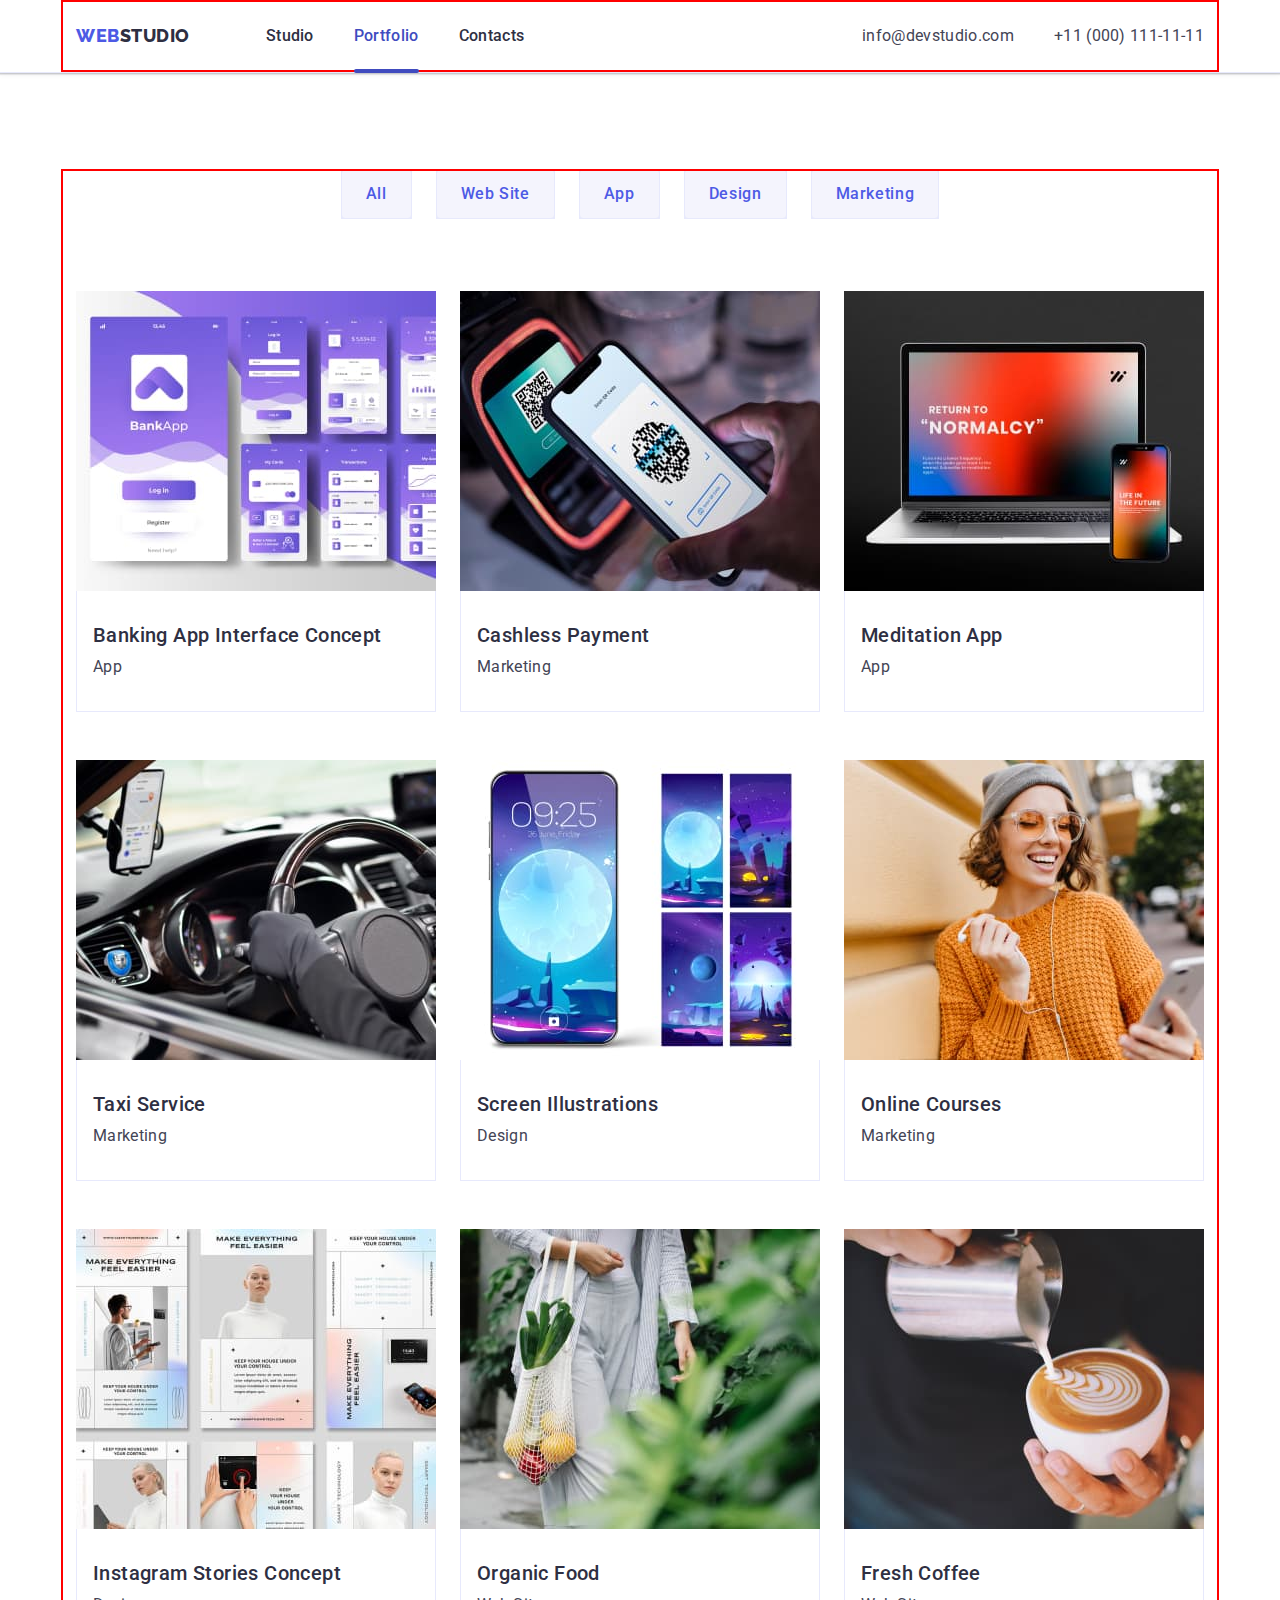
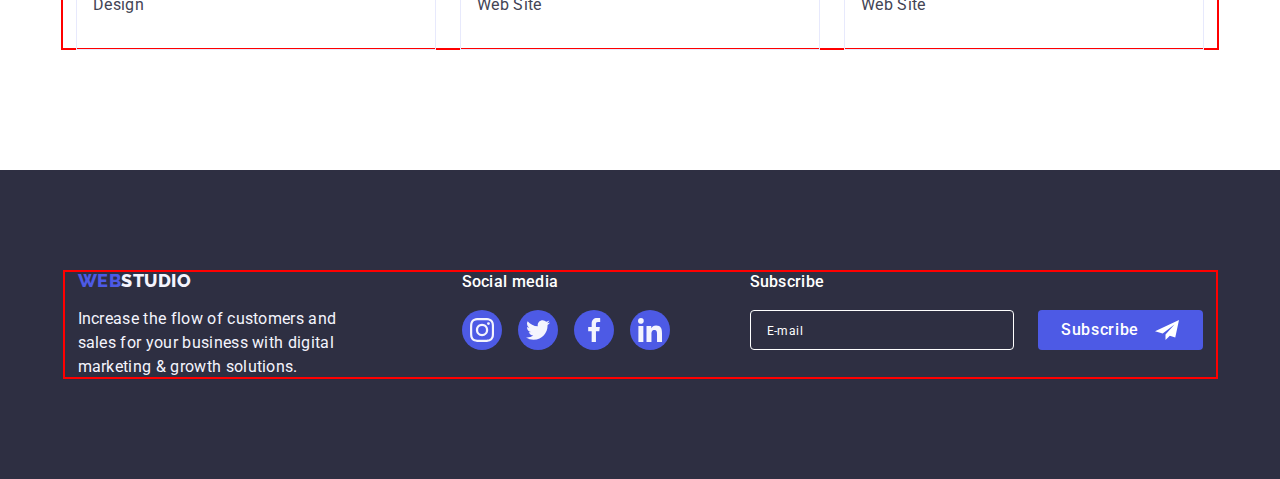
<file: portfolio.html>
<!DOCTYPE html>
<html lang="en">
  <head>
    <meta charset="UTF-8" />
    <meta http-equiv="X-UA-Compatible" content="IE=edge" />
    <meta name="viewport" content="width=device-width, initial-scale=1.0" />
    <title>Document</title>
    <!-- Fonts -->
    <link rel="preconnect" href="https://fonts.googleapis.com" />
    <link rel="preconnect" href="https://fonts.gstatic.com" crossorigin />
    <link
      href="https://fonts.googleapis.com/css2?family=Raleway:wght@800&family=Roboto:wght@400;500;700;900&display=swap"
      rel="stylesheet"
    />
    <!-- Modern normilize -->
    <link
      rel="stylesheet"
      href="https://cdn.jsdelivr.net/npm/modern-normalize@1.1.0/modern-normalize.min.css"
    />
    <!-- Custom styles -->
    <link rel="stylesheet" href="./css/styles.css" />
  </head>
  <body>
    <!-- Header section -->
    <header class="link header">
      <div class="container page-header-container">
        <nav class="list page-nav">
          <a href="./index.html" class="page-logo header-logo link list"
            >WEB<span class="accent-header-logo">Studio</span></a
          >
          <ul class="navigation list">
            <li class="navigation-list"
              ><a class="navigation-item link" href="./index.html">Studio</a></li
            >
            <li class="navigation-list"
              ><a class="navigation-item current link" href="./portfolio.html">Portfolio</a></li
            >
            <li class="navigation-list"><a class="navigation-item link" href="">Contacts</a></li>
          </ul>
        </nav>
        <!-- Contacts -->
        <address class="address-mail-phone">
          <ul class="link list list-address">
            <li class="mail"
              ><a href="mailto:info@devstudio.com" class="address-link link"
                >info@devstudio.com</a
              ></li
            >
            <li class="phone"
              ><a href="tel:+110001111111" class="address-link link">+11 (000) 111-11-11</a></li
            >
          </ul>
        </address>
        <button class="menu-toggle js-open-menu" aria-expanded="false" aria-controls="mobile-menu">
          <svg class="menu-toggle-icon" width="32" height="22">
            <use href="./images/icons.svg#icon-menu-hamburger"></use>
          </svg>
        </button>
      </div>
    </header>
    <main>
      <section class="portfolio">
        <!-- Filter section -->
        <div class="container"
          ><h1 hidden>Portfolio section</h1>
          <ul class="link list filter-all-main">
            <li class="portfolio-btn"><button class="filter-all" type="button">All</button></li>
            <li class="portfolio-btn"
              ><button class="filter-all" type="button">Web Site</button></li
            >
            <li class="portfolio-btn"><button class="filter-all" type="button">App</button></li>
            <li class="portfolio-btn"><button class="filter-all" type="button">Design</button></li>
            <li class="portfolio-btn"
              ><button class="filter-all" type="button">Marketing</button></li
            >
          </ul>
          <!-- Section examples of developments -->
          <ul class="link list developments-list">
            <li class="portfolio-list link">
              <a class="link portfolio-alink" href="">
                <div class="team-list-img-wrapper">
                  <img
                    src="./images/bankingapp.jpg"
                    alt="banking app interface concept"
                    width="360"
                    height="300"
                  />
                  <p class="overlay"
                    >14 Stylish and User-Friendly App Design Concepts · Task Manager App · Calorie
                    Tracker App · Exotic Fruit Ecommerce App · Cloud Storage App</p
                  >
                </div>
                <div class="digital">
                  <h2 class="text-portfolio">Banking App Interface Concept</h2>
                  <p class="text-main-work">App</p>
                </div>
              </a>
            </li>
            <li class="portfolio-list link">
              <a class="link portfolio-alink" href="">
                <div class="team-list-img-wrapper">
                  <img
                    src="./images/cashless.jpg"
                    alt="cashless Payment"
                    width="360"
                    height="300"
                  />
                  <p class="overlay"
                    >14 Stylish and User-Friendly App Design Concepts · Task Manager App · Calorie
                    Tracker App · Exotic Fruit Ecommerce App · Cloud Storage App</p
                  >
                </div>
                <div class="digital">
                  <h2 class="text-portfolio">Cashless Payment</h2>
                  <p class="text-main-work">Marketing</p>
                </div>
              </a>
            </li>
            <li class="portfolio-list link">
              <a class="link portfolio-alink" href=""
                ><div class="team-list-img-wrapper">
                  <img
                    src="./images/meditationapp.jpg"
                    alt="laptop and mobilephone"
                    width="360"
                    height="300"
                  />
                  <p class="overlay"
                    >14 Stylish and User-Friendly App Design Concepts · Task Manager App · Calorie
                    Tracker App · Exotic Fruit Ecommerce App · Cloud Storage App</p
                  >
                </div>
                <div class="digital">
                  <h2 class="text-portfolio">Meditation App</h2>
                  <p class="text-main-work">App</p>
                </div>
              </a>
            </li>
            <li class="portfolio-list link">
              <a class="link portfolio-alink" href="">
                <div class="team-list-img-wrapper">
                  <img src="./images/taxi.jpg" alt="inside car" width="360" height="300" />
                  <p class="overlay"
                    >14 Stylish and User-Friendly App Design Concepts · Task Manager App · Calorie
                    Tracker App · Exotic Fruit Ecommerce App · Cloud Storage App</p
                  >
                </div>
                <div class="digital">
                  <h2 class="text-portfolio">Taxi Service</h2>
                  <p class="text-main-work">Marketing</p>
                </div>
              </a>
            </li>
            <li class="portfolio-list link">
              <a class="link portfolio-alink" href="">
                <div class="team-list-img-wrapper">
                  <img
                    src="./images/screen.jpg"
                    alt="mobilephone with screen-ilustrations"
                    width="360"
                    height="300"
                  />
                  <p class="overlay"
                    >14 Stylish and User-Friendly App Design Concepts · Task Manager App · Calorie
                    Tracker App · Exotic Fruit Ecommerce App · Cloud Storage App</p
                  >
                </div>
                <div class="digital">
                  <h2 class="text-portfolio">Screen Illustrations</h2>
                  <p class="text-main-work">Design</p>
                </div>
              </a>
            </li>
            <li class="portfolio-list link">
              <a class="link portfolio-alink" href="">
                <div class="team-list-img-wrapper"
                  ><img
                    src="./images/onlinecourses.jpg"
                    alt="girl with phone"
                    width="360"
                    height="300"
                  />
                  <p class="overlay"
                    >14 Stylish and User-Friendly App Design Concepts · Task Manager App · Calorie
                    Tracker App · Exotic Fruit Ecommerce App · Cloud Storage App</p
                  ></div
                >
                <div class="digital">
                  <h2 class="text-portfolio">Online Courses</h2>
                  <p class="text-main-work">Marketing</p>
                </div>
              </a>
            </li>
            <li class="portfolio-list link">
              <a class="link portfolio-alink" href="">
                <div class="team-list-img-wrapper">
                  <img
                    src="./images/instagram.jpg"
                    alt="instagram stories concept"
                    width="360"
                    height="300"
                  />
                  <p class="overlay"
                    >14 Stylish and User-Friendly App Design Concepts · Task Manager App · Calorie
                    Tracker App · Exotic Fruit Ecommerce App · Cloud Storage App</p
                  >
                </div>
                <div class="digital">
                  <h2 class="text-portfolio">Instagram Stories Concept</h2>
                  <p class="text-main-work">Design</p>
                </div>
              </a>
            </li>
            <li class="portfolio-list link">
              <a class="link portfolio-alink" href="">
                <div class="team-list-img-wrapper">
                  <img
                    src="./images/organicfood.jpg"
                    alt="women with vegetables"
                    width="360"
                    height="300"
                  />
                  <p class="overlay"
                    >14 Stylish and User-Friendly App Design Concepts · Task Manager App · Calorie
                    Tracker App · Exotic Fruit Ecommerce App · Cloud Storage App</p
                  >
                </div>
                <div class="digital">
                  <h2 class="text-portfolio">Organic Food</h2>
                  <p class="text-main-work">Web Site</p>
                </div>
              </a>
            </li>
            <li class="portfolio-list link">
              <a class="link portfolio-alink" href="">
                <div class="team-list-img-wrapper">
                  <img src="./images/freshcoffy.jpg" alt="latte" width="360" height="300" />
                  <p class="overlay"
                    >14 Stylish and User-Friendly App Design Concepts · Task Manager App · Calorie
                    Tracker App · Exotic Fruit Ecommerce App · Cloud Storage App</p
                  >
                </div>
                <div class="digital">
                  <h2 class="text-portfolio">Fresh Coffee</h2>
                  <p class="text-main-work">Web Site</p>
                </div>
              </a>
            </li>
          </ul>
        </div>
      </section>
    </main>
    <!-- Footer section -->
    <footer class="footer">
      <div class="container footer-container">
        <div class="logo-paragraf">
          <a class="logo-container footer-logo link" href="./index.html"
            >Web<span class="accent-footer-logo">Studio</span></a
          >
          <p class="footer-end">
            Increase the flow of customers and sales for your business with digital marketing &
            growth solutions.
          </p>
        </div>
        <div class="footer-list-icon">
          <p class="footer-media">Social media</p>
          <ul class="footer-icon-container list">
            <li class="footer-icon-media">
              <a
                class="footer-link link"
                href="https://instagram.com"
                target="_blank"
                rel="nooperer noreferrer"
                aria-label="Instagram icon"
              >
                <svg class="footer-icon" width="24" height="24">
                  <use href="./images/icons.svg#icon-instagram-1"></use>
                </svg>
              </a>
            </li>
            <li class="footer-icon-media">
              <a
                class="footer-link link"
                href="https://twitter.com"
                target="_blank"
                rel="nooperer noreferrer"
                aria-label="Twitter icon"
              >
                <svg class="footer-icon" width="24" height="24">
                  <use href="./images/icons.svg#icon-twitter-1"></use>
                </svg>
              </a>
            </li>
            <li class="footer-icon-media">
              <a
                class="footer-link link"
                href="https://facebook.com"
                target="_blank"
                rel="nooperer noreferrer"
                aria-label="Facebook icon"
              >
                <svg class="footer-icon" width="24" height="24">
                  <use href="./images/icons.svg#icon-facebook-1"></use>
                </svg>
              </a>
            </li>
            <li class="footer-icon-media">
              <a
                class="footer-link link"
                href="https://linkedin.com"
                target="_blank"
                rel="nooperer noreferrer"
                aria-label="Linkedin icon"
              >
                <svg class="footer-icon" width="24" height="24">
                  <use href="./images/icons.svg#icon-linkedin-1"></use>
                </svg>
              </a>
            </li>
          </ul>
        </div>
        <!-- footer subscribessss -->
        <div class="form">
          <p class="footer-media">Subscribe</p>
          <form class="form-footer">
            <input
              type="email"
              name="user_email"
              placeholder="E-mail"
              class="footer-email"
              required
              minlength="2"
            />
            <button type="submit" class="footer-btn">
              Subscribe<svg width="24" height="24">
                <use href="./images/icons.svg#icon-Framebtn"></use>
              </svg>
            </button>
          </form>
        </div>
      </div>
    </footer>
  </body>
</html>
</file>
<file: css/styles.css>
:root {
  /* Text colors */
  --navi-blue: #2e2f42;
  --light-txt-color: #ffffff;
  --iris: #4d5ae5;
  --ocean: #404bbf;
  --background: #f4f4fd;
  --premium-color: #434455;
  --color-btn: #e7e9fc;
  --color-icon-gray: #8e8f99;
  --color-modal: #2e2f4266;
  --color-icon-green: #31d0aa;
  --modal-color: #fcfcfc;
}

/**
  |============================
  | RESET
  |============================
*/
h1,
h2,
h3,
p {
  margin: 0;
}

img {
  display: block;
  max-width: 100%;
  height: auto;
}
button {
  cursor: pointer;
}
.list {
  list-style: none;
}

.link {
  text-decoration: none;
}
ul {
  margin: 0;
  padding-left: 0;
}

/**
  |============================
  | BASE STYLES
  |============================
*/
body {
  font-family: 'Roboto', sans-serif;
  font-size: 16px;
  color: #434455;
  background-color: #ffffff;
}
/**
  |============================
  | CONTAINER
  |============================
*/
/* MOBILE version */
.container {
  min-width: 320px;
  max-width: 428px;
  margin-left: auto;
  margin-right: auto;
  padding-left: 15px;
  padding-right: 15px;
  outline: 2px solid red;
  outline-offset: -2px;
}
/* TABLET version */
@media only screen and (min-width: 768px) {
  .container {
    max-width: 768px;
  }
}
/* DESKTOP version */
@media only screen and (min-width: 1158px) {
  .container {
    max-width: 1158px;
    padding-right: 15px;
    padding-left: 15px;
  }
}
/**
  |============================
  | HEADER
  |============================
*/
/* MOBILE version */
.header {
  background-color: var(--light-txt-color);
  border-bottom: 1px solid #e7e9fc;
  box-shadow: 0px 2px 1px rgba(46, 47, 66, 0.08), 0px 1px 1px rgba(46, 47, 66, 0.16),
    0px 1px 6px rgba(46, 47, 66, 0.08);
}
.page-header-container {
  display: flex;
  align-items: center;
  justify-content: space-between;
}
.page-logo {
  margin-right: auto;
}
.header-logo {
  font-family: 'Raleway', sans-serif;
  font-weight: 800;
  font-size: 18px;
  line-height: 1.17;
  letter-spacing: 0.03em;
  text-transform: uppercase;
  color: var(--iris);
}
.accent-header-logo {
  font-family: 'Raleway', sans-serif;
  font-weight: 800;
  font-size: 18px;
  line-height: 1.17;
  letter-spacing: 0.03em;
  text-transform: uppercase;
  color: var(--navi-blue);
}
/* TABLET version */
@media only screen and (max-width: 767px) {
  .page-header-container {
    padding-top: 24px;
    padding-bottom: 24px;
  }
  .navigation-list {
    display: none;
  }
  .address-link {
    display: none;
  }
}
@media only screen and (min-width: 768px) {
  .page-nav {
    display: flex;
    align-items: center;
  }
  .page-logo {
    margin-right: 120px;
  }
  .navigation {
    display: flex;
    gap: 40px;
    align-items: center;
  }

  .navigation-item {
    position: relative;
    display: block;
    padding-top: 24px;
    padding-bottom: 24px;
    font-weight: 500;
    font-size: 16px;
    line-height: 1.5;
    letter-spacing: 0.02em;
    color: var(--navi-blue);
    transition: color 250ms cubic-bezier(0.4, 0, 0.2, 1),
      background-color 250ms cubic-bezier(0.4, 0, 0.2, 1);
  }
  .navigation-item:hover,
  .navigation-item:focus {
    color: var(--ocean);
  }

  .navigation-item::after {
    content: '';
    position: absolute;
    bottom: -1px;
    left: 0;

    display: block;
    height: 4px;
    width: 100%;
    border-radius: 2px;
  }
  .navigation-item.current {
    color: var(--ocean);
  }

  .navigation-item.current::after {
    background-color: var(--ocean);
  }
  .address-link {
    font-size: 12px;
    line-height: 1.16;
    letter-spacing: 0.04em;
    color: var(--premium-color);
    transition: color 250ms cubic-bezier(0.4, 0, 0.2, 1);
  }
  .address-link:hover,
  .address-link:focus {
    color: #404bbf;
  }

  .address-mail-phone {
    margin: 0;
    padding: 0;
    font-style: normal;
  }

  .list-address {
    display: block;
    margin-left: auto;
  }
}
@media only screen and (max-width: 1157px) {
  .mail {
    margin-bottom: 12px;
  }
  .phone {
    margin: 0;
    padding: 0;
  }
}
/* DESKTOP version */
@media only screen and (min-width: 1158px) {
  .page-nav {
    display: flex;
    align-items: center;
  }
  .page-logo {
    margin-right: 76px;
  }

  .list-address {
    display: flex;
    gap: 40px;
    align-items: center;
  }
  .address-link {
    font-size: 16px;
    line-height: 1.5;
    letter-spacing: 0.02em;
    color: var(--premium-color);
    transition: color 250ms cubic-bezier(0.4, 0, 0.2, 1);
  }
}
/**
  |============================
  | HERO (SECTION 1)
  |============================
*/
/* MOBILE version */
.hero {
  background-color: var(--navi-blue);
  padding-top: 112px;
  padding-bottom: 112px;
  background-image: linear-gradient(rgba(46, 47, 66, 0.7), rgba(46, 47, 66, 0.7)),
    url(../images/hiro/Dark-bg_MOB@1x.jpg);
  max-width: 1440px;
  background-repeat: no-repeat;
  background-position: center;
  background-size: cover;
  margin-left: auto;
  margin-right: auto;
}
@media (min-device-pixel-rario: 2) and (max-width: 767px),
  (min-resolution: 192dpi) and (max-width: 767px),
  (min-resolution: 2dppx) and (max-width: 767px) {
  .hero {
    background-image: linear-gradient(rgba(46, 47, 66, 0.7), rgba(46, 47, 66, 0.7)),
      url(../images/hiro/Dark-bg_MOB@2x.jpg);
  }
}
@media only screen and (max-width: 767px) {
  .section-hero {
    text-transform: capitalize;
  }
}
.section-hero {
  margin-bottom: 72px;
  max-width: 320px;
  margin-right: auto;
  margin-left: auto;
  font-size: 36px;
  line-height: 1.11;
  letter-spacing: 0.02em;
  text-align: center;
  color: var(--light-txt-color);
}
/* .section-hero {
  font-family: 'Roboto', sans-serif;
  font-weight: 700;
  font-size: 36px;
  line-height: 1.11;
  text-align: center;
  letter-spacing: 0.02em;
  color: #ffffff;
  max-width: 320px;
  margin-right: auto;
  margin-left: auto;
  margin-bottom: 72px;
} */
.btn {
  display: block;
  min-width: 169px;
  min-height: 56px;
  border-radius: 4px;
  border: none;
  margin-right: auto;
  margin-left: auto;
  transition: background-color 250ms cubic-bezier(0.4, 0, 0.2, 1),
    box-shadow 250ms cubic-bezier(0.4, 0, 0.2, 1);
  font-family: 'Roboto', sans-serif;
  font-weight: 500;
  font-size: 16px;
  line-height: 1.5;
  letter-spacing: 0.04em;
  color: var(--light-txt-color);
  background-color: var(--iris);
  cursor: pointer;
}
.btn:hover,
.btn:focus {
  background-color: #404bbf;
  box-shadow: rgba(0, 0, 0, 0.15) 0px 4px;
}

/* TABLET version */
@media only screen and (min-width: 768px) {
  .hero {
    background-image: linear-gradient(rgba(46, 47, 66, 0.7), rgba(46, 47, 66, 0.7)),
      url(../images/hiro/Dark-bg_TAB@1x.jpg);
  }
  .section-hero {
    margin-bottom: 36px;
    max-width: 496px;
    font-size: 56px;
    line-height: 1.07;
  }
}
@media (min-device-pixel-ratio: 2) and (min-width: 768px),
  (min-resolution: 192dpi) and (min-width: 768px),
  (min-resolution: 2dppx) and (min-width: 768px) {
  .hero {
    background-image: linear-gradient(rgba(46, 47, 66, 0.7), rgba(46, 47, 66, 0.7)),
      url(../images/hiro/Dark-bg_TAB@2x.jpg);
  }
}
/* DESKTOP version */
@media only screen and (min-width: 1158px) {
  .hero {
    padding-top: 188px;
    padding-bottom: 188px;
    background-image: linear-gradient(rgba(46, 47, 66, 0.7), rgba(46, 47, 66, 0.7)),
      url(../images/hiro/people-office_DESK@1x.jpg);
  }
  .section-hero {
    margin-bottom: 48px;
  }
}

@media (min-device-pixel-ratio: 2) and (min-width: 1158px),
  (min-resolution: 192dpi) and (min-width: 1158px),
  (min-resolution: 2dppx) and (min-width: 1158px) {
  .hero {
    background-image: linear-gradient(rgba(46, 47, 66, 0.7), rgba(46, 47, 66, 0.7)),
      url(../images/hiro/people-office_DESK@2x.jpg);
  }
}
@media only screen and (min-width: 1158px) {
  .section-hero {
    margin-bottom: 48px;
  }
}
/**
  |============================
  | COMPANY ADVANTAGES (SECTION 2)
  |============================
*/
/* MOBILE version */
.advanteges {
  padding: 96px 0;
}
.advanteges-main-list {
  display: flex;
  flex-wrap: wrap;
  gap: 72px 24px;
}

.advanteges-list {
  margin-bottom: 8px;
  font-weight: 700;
  font-size: 36px;
  line-height: 1.11;
  letter-spacing: 0.02em;
  color: var(--navi-blue);
}
.list-text {
  /* width: 264px; */
  font-size: 16px;
  line-height: 1.5;
  letter-spacing: 0.02em;
  color: var(--premium-color);
}
@media only screen and (max-width: 767px) {
  .advanteges-list {
    text-align: center;
  }
}
@media only screen and (max-width: 1157px) {
  .advanteges-icons-item {
    display: none;
  }
}

/* TABLET version */
@media only screen and (min-width: 768px) {
  .advanteges-item {
    width: 356px;
  }
}

/* DESKTOP version */
@media only screen and (min-width: 1158px) {
  .advanteges {
    padding: 120px 0;
  }
  .advantages-top {
    font-size: 36px;
    line-height: 1.1;
    letter-spacing: 0.02em;
    text-align: center;
    color: var(--navi-blue);
  }
  .advanteges-item {
    flex-basis: calc((100% - 72px) / 4);
  }

  .advanteges-list {
    font-family: 'Roboto', sans-serif;
    font-weight: 500;
    font-size: 20px;
    line-height: 1.2;
    letter-spacing: 0.02em;
  }

  .advanteges-icons-item {
    margin-bottom: 8px;
    display: flex;
    justify-content: center;
    align-items: center;
    width: 264px;
    height: 112px;
    background-color: var(--background);
    border-radius: 4px;
  }
  .advanteges-icons {
    fill: currentColor;
  }
}
/**
  |============================
  | WHAT ARE WE DOING (SECTION 3)
  |============================
*/
/* MOBILE and TABLET version */
@media only screen and (max-width: 1157px) {
  .what-are-we-doing {
    display: none;
  }
}

@media only screen and (min-width: 1158px) {
  .what-are-we-doing {
    padding-bottom: 120px;
  }
  .we-doing-list {
    display: flex;
    gap: 24px;
  }
  .header-text {
    font-family: 'Roboto', sans-serif;
    font-weight: 700;
    font-size: 36px;
    text-align: center;
    line-height: 1.11;
    letter-spacing: 0.02em;
    text-transform: capitalize;
    color: var(--navi-blue);
    margin-bottom: 72px;
  }
  .we-doing-list-item {
    width: calc((100% - 48px) / 3);
  }
}

/**
  |============================
  | TEAM MEMBERS (SECTION 4)
  |============================
*/
/* MOBILE version */
.members-list {
  display: flex;
  flex-wrap: wrap;
  gap: 72px;
  justify-content: center;
}
.section-team {
  background-color: var(--background);
  padding-top: 96px;
  padding-bottom: 96px;
}

.our-team-list {
  background-color: var(--light-txt-color);
  box-shadow: 0px 1px 6px rgba(46, 47, 66, 0.08), 0px 1px 1px rgba(46, 47, 66, 0.16),
    0px 2px 1px rgba(46, 47, 66, 0.08);
  border-radius: 0px 0px 4px 4px;
}
.section-team-header {
  font-family: 'Roboto', sans-serif;
  font-weight: 700;
  font-size: 36px;
  line-height: 1.11;
  letter-spacing: 0.02em;
  text-align: center;
  text-transform: capitalize;
  color: var(--navi-blue);
  margin-bottom: 72px;
}
.name-person {
  font-family: 'Roboto', sans-serif;
  font-weight: 500;
  font-size: 20px;
  line-height: 1.2;
  letter-spacing: 0.02em;
  text-align: center;
  color: var(--navi-blue);
  margin-bottom: 8px;
}
.worker {
  font-family: 'Roboto', sans-serif;
  font-weight: 400;
  font-size: 16px;
  line-height: 1.5;
  letter-spacing: 0.02em;
  text-align: center;
  color: var(--premium-color);
  margin-bottom: 8px;
}

.container-team {
  padding-top: 32px;
  padding-bottom: 32px;
  padding-left: 16px;
  padding-right: 16px;
  border-radius: 0px 0px 4px 4px;
}

.cocial-list {
  display: flex;
  justify-content: center;
  gap: 24px;
}
.cocial-list-item {
  width: 40px;
  height: 40px;
}
.cocial-list-link {
  display: flex;
  justify-content: center;
  align-items: center;
  width: 100%;
  height: 100%;
  background-color: var(--iris);
  border-radius: 50%;
  transition: background-color 250ms cubic-bezier(0.4, 0, 0.2, 1);
}
.cocial-list-link:hover,
.cocial-list-link:focus {
  background-color: var(--ocean);
}
.cocial-list-icon {
  fill: var(--background);
}
/* TABLET version */
@media only screen and (min-width: 768px) {
  .members-list {
    display: flex;
    flex-wrap: wrap;
    gap: 64px 24px;
  }
}

/* DESKTOP version */
@media only screen and (min-width: 1158px) {
  .section-team {
    padding-top: 120px;
    padding-bottom: 120px;
  }

  .our-team-list {
    width: calc((100% - 72px) / 4);
  }
  .members-list {
    display: flex;
    justify-content: center;
    gap: 24px;
  }
}
/**
  |============================
  | CUSTOMERS (SECTION 5)
  |============================
*/
/* MOBILE version */
.customers {
  padding-top: 96px;
  padding-bottom: 96px;
}

.section-customers-header {
  font-family: Roboto, sans-serif;
  font-weight: 700;
  font-size: 36px;
  line-height: 1.1;
  letter-spacing: 0.02em;
  text-align: center;
  text-transform: capitalize;
  color: var(--navi-blue);
  margin-bottom: 72px;
}
.customers-list {
  display: flex;
  flex-wrap: wrap;
  justify-content: center;
  gap: 72px 16px;
}
.customers-list-item {
  width: 190px;
  height: 88px;
}
.customers-list-link {
  display: flex;
  justify-content: center;
  align-items: center;
  width: 100%;
  height: 100%;
  border-radius: 4px;
  transition: color 250ms cubic-bezier(0.4, 0, 0.2, 1),
    border-color 250ms cubic-bezier(0.4, 0, 0.2, 1);
  border: 1px solid var(--color-icon-gray);
  color: var(--color-icon-gray);
}

.customers-list-link:hover,
.customers-list-link:focus {
  border-color: var(--ocean);
  color: var(--ocean);
}
.customers-list-icon {
  fill: currentColor;
  transition: fill 250ms cubic-bezier(0.4, 0, 0.2, 1);
}
.customers-list-link .customers-list-icon:hover,
.customers-list-link .customers-list-icon:focus {
  fill: var(--ocean);
}
/* спроба */
@media only screen and (max-width: 427px) {
  .customers-list {
    display: flex;
    flex-wrap: wrap;
    justify-content: center;
    gap: 72px 16px;
  }
  .customers-list-item {
    flex-basis: calc((100% - 88px) / 2);
  }
}

/* TABLET version */
@media only screen and (min-width: 768px) {
  .customers-list {
    gap: 72px 24px;
  }
  .customers-list-item {
    width: 168px;
    height: 88px;
  }
}

/* DESKTOP version */
@media only screen and (min-width: 1158px) {
  .customers {
    padding-top: 120px;
    padding-bottom: 120px;
  }
  .customers-list {
    display: flex;
    justify-content: center;
    gap: 24px;
  }
}
/**
  |============================
  | FOOTER
  |============================
*/
/* MOBILE version */
.footer {
  display: block;
  padding-top: 96px;
  padding-bottom: 96px;
  background-color: var(--navi-blue);
}
.footer-container {
  display: flex;
  flex-wrap: wrap;
  gap: 72px 0;
}
.logo-container {
  display: block;
  margin-bottom: 16px;
}
.footer-logo {
  font-family: 'Raleway', sans-serif;
  font-weight: 800;
  font-size: 18px;
  line-height: 1.17;
  letter-spacing: 0.03em;
  text-transform: uppercase;
  color: var(--iris);
}
.accent-footer-logo {
  font-family: 'Raleway', sans-serif;
  font-weight: 800;
  font-size: 18px;
  line-height: 1.17;
  letter-spacing: 0.03em;
  text-transform: uppercase;
  color: var(--background);
}
.footer-end {
  max-width: 264px;
  font-size: 16px;
  line-height: 1.5;
  letter-spacing: 0.02em;
  color: var(--background);
}
.footer-list-icon {
  align-items: baseline;
}

.footer-media {
  margin-bottom: 16px;
  font-weight: 500;
  font-size: 16px;
  line-height: 1.5;
  letter-spacing: 0.02em;
  color: var(--light-txt-color);
}
.footer-icon-container {
  display: flex;
  gap: 16px;
}

.footer-link {
  display: flex;
  justify-content: center;
  align-items: center;
  width: 40px;
  height: 40px;
  background-color: var(--iris);
  border-radius: 50%;
  transition: background-color 250ms cubic-bezier(0.4, 0, 0.2, 1);
}

.footer-link:hover,
.footer-link:focus {
  background-color: var(--color-icon-green);
}

.footer-icon {
  fill: var(--background);
}

.footer-email::placeholder {
  font-size: 12px;
  line-height: 2;
  letter-spacing: 0.04em;
  color: var(--light-txt-color);
}

.footer-email {
  padding: 8px 16px;

  height: 40px;
  border-radius: 4px;
  border: 1px solid var(--light-txt-color);
  background-color: transparent;
  outline: 2px solid transparent;
  outline-offset: -2px;
  color: var(--light-txt-color);
  transition: box-shadow 250ms cubic-bezier(0.4, 0, 0.2, 1);
}
.footer-email:focus {
  box-shadow: 0px 4px 4px rgba(0, 0, 0, 0.15);
}

.footer-btn {
  display: flex;
  justify-content: center;
  align-items: center;
  gap: 16px;

  min-width: 165px;
  height: 40px;
  border-radius: 4px;

  border: none;
  font-family: inherit;
  font-weight: 500;
  font-size: 16px;
  line-height: 1.5;
  cursor: pointer;
  letter-spacing: 0.04em;
  color: var(--light-txt-color);
  background-color: var(--iris);
  transition: background-color 250ms cubic-bezier(0.4, 0, 0.2, 1),
    box-shadow 250ms cubic-bezier(0.4, 0, 0.2, 1);
}
.footer-btn:hover,
.footer-btn:focus {
  background-color: var(--ocean);
  box-shadow: rgba(0, 0, 0, 0.15) 0px 4px;
}

@media only screen and (max-width: 767px) {
  .logo-container {
    text-align: center;
  }
  .footer-email {
    margin-bottom: 16px;
    width: 100%;
    max-width: 398px;
  }
  .form {
    margin-left: auto;
    margin-right: auto;
  }

  .logo-paragraf {
    margin-right: auto;
    margin-left: auto;
  }
  .footer-media {
    text-align: center;
  }
  .footer-list-icon {
    margin-right: auto;
    margin-left: auto;
  }
}
.form-footer {
  display: flex;
  flex-wrap: wrap;
  justify-content: center;
}

/* TABLET version */
@media only screen and (min-width: 768px) and (max-width: 1158px) {
  .footer-container {
    max-width: 582px;
  }
}
@media only screen and (min-width: 768px) {
  .form-footer {
    display: flex;
    gap: 24px;
  }
  .footer-email {
    min-width: 264px;
  }
  .logo-paragraf {
    margin-right: 24px;
  }
}

/* DESKTOP version */
@media only screen and (min-width: 1158px) {
  .footer {
    display: flex;
    padding-top: 100px;
    padding-bottom: 100px;
  }
  .footer-container {
    display: flex;
    align-items: baseline;
  }
  .logo-paragraf {
    margin-right: 120px;
  }
  .logo-container {
    display: inline-block;
    margin-bottom: 16px;
  }
  .form-footer {
    display: flex;
    gap: 24px;
  }
  .footer-container {
    display: flex;
  }
  .footer-list-icon {
    margin-right: 80px;
  }
}

/**
  |============================
  | MODAL WINDOW 1
  |============================
*/
.backdrop {
  position: fixed;
  top: 0;
  left: 0;
  width: 100%;
  height: 100%;
  z-index: 10;
  background-color: rgba(46, 47, 66, 0.4);
  opacity: 1;
  visibility: visible;
  pointer-events: initial;
  transition: opacity 250ms cubic-bezier(0.4, 0, 0.2, 1),
    visibility 250ms cubic-bezier(0.4, 0, 0.2, 1),
    background-color 250ms cubic-bezier(0.4, 0, 0.2, 1);
}

.backdrop.is-hidden {
  opacity: 0;
  visibility: hidden;
  pointer-events: none;
  transition-delay: 250ms;
}

.modal {
  padding: 72px 24px 24px 24px;
  position: absolute;
  top: 50%;
  left: 50%;
  width: 408px;
  transform: translate(-50%, -50%);
  opacity: 1;
  max-height: 576px;
  border-radius: 4px;
  background-color: var(--modal-color);
  box-shadow: 0px 2px 1px rgba(0, 0, 0, 0.2), 0px 1px 3px rgba(0, 0, 0, 0.12),
    0px 1px 1px rgba(0, 0, 0, 0.14);
  transition: transform 250ms ease-in 100ms, opacity 250ms ease-in 100ms;
}
@media only screen and (max-width: 427px) {
  .modal {
    width: calc(100% - 30px);
    padding: 72px 16px 24px 16px;
  }
}

@media only screen and (min-width: 428px) and (max-width: 767px) {
  .modal {
    width: 392px;
    padding: 72px 16px 24px 16px;
  }
}
@media only screen and (max-width: 1157px) {
  .modal {
    overflow-y: auto;
    height: 90%;
  }
}

.backdrop.is-hidden .modal {
  transform: translate(-50%, -50%) scale(0.2);
  opacity: 0;
}
.modal-close-btn {
  position: absolute;
  top: 24px;
  right: 24px;
  display: flex;
  justify-content: center;
  align-items: center;
  background-color: var(--color-btn);
  fill: var(--navi-blue);
  border: 1px solid rgba(0, 0, 0, 0.1);
  padding: 0;
  height: 24px;
  width: 24px;
  border-radius: 50%;
  cursor: pointer;
  transition: background-color 250ms cubic-bezier(0.4, 0, 0.2, 1),
    border-color 250ms cubic-bezier(0.4, 0, 0.2, 1), fill 250ms cubic-bezier(0.4, 0, 0.2, 1);
}
.modal-close-btn:hover,
.modal-close-btn:focus {
  border-color: var(--ocean);
  background-color: var(--ocean);
  fill: var(--light-txt-color);
}

.modal-text {
  margin-bottom: 16px;
  text-align: center;
  font-weight: 500;
  font-size: 16px;
  line-height: 1.5;
  letter-spacing: 0.02em;
  color: var(--navi-blue);
}
.modal-form-label {
  display: block;
  margin-bottom: 4px;
  font-size: 12px;
  line-height: 1.16;
  letter-spacing: 0.01em;
  color: var(--color-icon-gray);
}
.modal-form {
  display: block;
}

.modal-form-field {
  display: block;
  position: relative;
  margin-bottom: 8px;
}
.modal-form-input {
  padding-left: 38px;
  width: 100%;
  height: 40px;
  border-radius: 4px;
  border: 1px solid var(--color-icon-gray);
  outline: 1px solid transparent;
  outline-offset: -1px;
  transition: border 250ms cubic-bezier(0.4, 0, 0.2, 1);
}
.modal-form-input:focus {
  border: transparent;
  outline-color: var(--iris);
}

.modal-form-icon {
  position: absolute;
  top: 50%;
  left: 16px;
  transform: translateY(-50%);
  fill: var(--navi-blue);
  transition: fill 250ms cubic-bezier(0.4, 0, 0.2, 1);
  pointer-events: none;
}
.modal-form-input:focus + .modal-form-icon {
  fill: var(--iris);
}

.modal-form-message {
  padding: 8px 16px;
  margin-bottom: 16px;
  width: 100%;
  min-height: 120px;
  resize: none;
  border-radius: 4px;
  border: 1px solid rgba(46, 47, 66, 0.4);
  outline: 1px solid transparent;
  outline-offset: -1px;

  transition: border 250ms cubic-bezier(0.4, 0, 0.2, 1);
}
.modal-form-message::placeholder {
  font-family: 'Roboto', sans-serif;
  font-size: 12px;
  line-height: 1.16;
  letter-spacing: 0.04em;
  color: rgba(46, 47, 66, 0.4);
}
.modal-form-message:focus {
  border: transparent;
  outline-color: var(--iris);
}
.modal-form-agreement {
  display: flex;
  align-items: center;
  margin-bottom: 24px;
}
.modal-form-agreement-box {
  appearance: none;
}
.modal-form-agreement-icon-unchecked {
  opacity: 1;
  transition: opacity 250ms cubic-bezier(0.4, 0, 0.2, 1);
}
input[type='checkbox']:checked + .modal-form-agreement-icon > .modal-form-agreement-icon-unchecked {
  opacity: 0;
}
.modal-form-agreement-icon-checked {
  opacity: 0;
  transition: opacity 250ms cubic-bezier(0.4, 0, 0.2, 1);
}
input[type='checkbox']:checked + .modal-form-agreement-icon > .modal-form-agreement-icon-checked {
  opacity: 1;
}

.modal-form-agreement-text {
  font-family: 'Roboto', sans-serif;
  font-weight: 400;
  margin-left: 8px;
  font-size: 12px;
  line-height: 1.16;
  letter-spacing: 0.04em;
  color: var(--color-icon-gray);
}
.modal-form-agreement-link {
  color: var(--iris);
}

.modal-btn-submit {
  display: block;
  width: 169px;
  height: 56px;
  border-radius: 4px;
  border: none;
  margin-right: auto;
  margin-left: auto;
  font-family: 'Roboto', sans-serif;
  font-weight: 500;
  font-size: 16px;
  line-height: 1.5;
  cursor: pointer;
  letter-spacing: 0.04em;
  color: var(--light-txt-color);
  background-color: var(--iris);
  transition: background-color 250ms cubic-bezier(0.4, 0, 0.2, 1),
    box-shadow 250ms cubic-bezier(0.4, 0, 0.2, 1);
}
.modal-btn-submit:hover,
.modal-btn-submit:focus {
  background-color: var(--ocean);
  box-shadow: rgba(0, 0, 0, 0.15) 0px 4px;
}
/* для чекбоксу */
.visually-hidden {
  position: absolute;
  width: 1px;
  height: 1px;
  margin: -1px;
  border: 0;
  padding: 0;

  white-space: nowrap;
  clip-path: inset(100%);
  clip: rect(0 0 0 0);
  overflow: hidden;
}
.modal-form-agreement-box:focus ~ .modal-form-agreement-icon {
  outline: 2px solid var(--ocean);
  outline-offset: -1px;
  border-radius: 2px;
}
/* MODAL WINDOW 2 (Mobile version) */
.menu-toggle {
  min-height: 40px;
  min-width: 40px;
  display: flex;
  align-items: center;
  justify-content: center;
  margin-left: auto;
  padding: 0;
  background-color: transparent;
  cursor: pointer;
  border: none;
  border-radius: 50%;
  outline: none;
}

@media only screen and (min-width: 768px) {
  .menu-toggle {
    display: none;
  }
}

.menu-toggle:hover,
.menu-toggle:focus {
  background-color: rgba(0, 0, 0, 0.1);
}
.menu-toggle-icon {
  stroke: var(--navi-blue);
}
.menu-container {
  display: flex;
  flex-direction: column;
  position: fixed;
  top: 0;
  left: 0;
  width: 100%;
  height: 100%;
  padding: 80px 35px 40px;
  background-color: var(--light-txt-color);
  z-index: 999;

  transform: translateX(100%);
  transition: transform 250ms ease-in-out;
}

.menu-container.is-open {
  transform: translateX(0);
}

.mobile-menu {
  padding: 0;
  margin: 0;
  list-style: none;
  margin-bottom: auto;
}

.menu-contacts {
  margin-bottom: 40px;
  font-weight: 700;
  font-size: 36px;
  text-align: left;
  line-height: 1.11;
  letter-spacing: 0.02em;
  text-transform: capitalize;
  color: var(--premium-color);
  display: block;
}

.menu-contacts.active {
  color: var(--ocean);
}

.contacts-menu {
  margin-bottom: 40px;
  font-weight: 700;
  font-size: 36px;
  text-align: left;
  line-height: 1.11;
  letter-spacing: 0.02em;
  text-transform: capitalize;
  color: var(--iris);
}
.contacts-menu:focus,
.contacts-menu:hover {
  color: var(--ocean);
}

@media only screen and (max-width: 427px) {
  .contacts-menu {
    font-size: 24px;
  }
  .social-media-link {
    display: flex;
    gap: 30px;
    justify-content: left;
  }
}
.mobile-contacts {
  margin-bottom: 48px;
}
.tel-modal-menu {
  margin-bottom: 40px;
}
.contacts-menu-mail {
  font-size: 20px;
  text-align: left;
  line-height: 1.2;
  letter-spacing: 0.02em;
  color: var(--premium-color);
}
.contacts-menu-mail:focus,
.contacts-menu-mail:hover {
  color: var(--ocean);
}
@media only screen and (min-width: 428px) {
  .social-media-link {
    display: flex;
    gap: 56px;
    justify-content: left;
  }
}

.menu-close-modal {
  position: absolute;
  top: 24px;
  right: 24px;
  display: flex;
  justify-content: center;
  align-items: center;
  background-color: var(--light-txt-color);
  fill: var(--navi-blue);
  border: 1px solid rgba(0, 0, 0, 0.1);
  padding: 0;
  height: 24px;
  width: 24px;
  border-radius: 50%;
  cursor: pointer;
  transition: background-color 250ms cubic-bezier(0.4, 0, 0.2, 1),
    fill 250ms cubic-bezier(0.4, 0, 0.2, 1);
}
.menu-close-modal:hover,
.menu-close-modal:focus {
  background-color: var(--ocean);
  fill: var(--light-txt-color);
}

/**
  |============================
  | PORTFOLIO
  |============================
*/
.portfolio {
  padding-top: 96px;
  padding-bottom: 120px;
}
/* FILTER BUTTONS */
.filter-all-main {
  display: flex;
  justify-content: center;
  gap: 24px;
  margin-bottom: 72px;
}
.portfolio-btn {
  font-family: Roboto, sans-serif;
  font-size: 16px;
  font-weight: 500;
  line-height: 1.5;
  letter-spacing: 0.04em;
  color: #4d5ae5;
  background-color: #e7e9fc;
  cursor: pointer;
}
.filter-all {
  font-family: Roboto, sans-serif;
  font-size: 16px;
  font-weight: 500;
  line-height: 1.5;
  letter-spacing: 0.04em;
  color: var(--iris);
  background-color: var(--background);
  cursor: pointer;
  padding: 12px 24px;
  border-radius: 4px;
  border: 1px solid #e7e9fc;
  transition: color 250ms cubic-bezier(0.4, 0, 0.2, 1),
    background-color 250ms cubic-bezier(0.4, 0, 0.2, 1), border 250ms cubic-bezier(0.4, 0, 0.2, 1),
    box-shadow 250ms cubic-bezier(0.4, 0, 0.2, 1);
}
.filter-all:hover {
  color: #ffffff;
  background-color: #404bbf;
  border: 1px solid transparent;
  box-shadow: 0px 3px 1px rgba(0, 0, 0, 0.1), 0px 2px 1px rgba(0, 0, 0, 0.08),
    0px 2px 2px rgba(0, 0, 0, 0.12);
}
.filter-all:focus {
  color: #ffffff;
  background-color: #404bbf;
  border: 1px solid transparent;
  box-shadow: 0px 3px 1px rgba(0, 0, 0, 0.1), 0px 2px 1px rgba(0, 0, 0, 0.08),
    0px 2px 2px rgba(0, 0, 0, 0.12);
}
/* Portfolio 9 items */
.portfolio-alink {
  display: block;
  position: relative;
  transition: box-shadow 250ms cubic-bezier(0.4, 0, 0.2, 1);
}
.portfolio-alink:hover,
.portfolio-alink:focus {
  box-shadow: 0px 1px 6px rgba(46, 47, 66, 0.08), 0px 1px 1px rgba(46, 47, 66, 0.16),
    0px 2px 1px rgba(46, 47, 66, 0.08);
}
.overlay {
  position: absolute;
  top: 0;
  left: 0;
  width: 100%;
  height: 100%;
  transform: translate(0, 100%);
  font-family: Roboto, sans-serif;
  font-size: 16px;
  font-weight: 400;
  line-height: 1.5;
  letter-spacing: 0.02em;
  text-align: justify;
  color: var(--background);
  background-color: var(--iris);
  padding-top: 40px;
  padding-right: 32px;
  padding-left: 32px;
  padding-bottom: 164px;
  transition: transform 250ms cubic-bezier(0.4, 0, 0.2, 1);
}
.team-list-img-wrapper {
  position: relative;
  overflow: hidden;
}
.developments-list {
  display: flex;
  flex-wrap: wrap;
  column-gap: 24px;
  row-gap: 48px;
}
.portfolio-list {
  list-style: none;
  width: calc((100% - 48px) / 3);
}
.portfolio-alink:hover .overlay {
  transform: translate(0, 0);
}
.portfolio-alink:focus .overlay {
  transform: translate(0, 0);
}

.digital {
  padding: 32px 16px;
  border: 1px solid var(--color-btn);
  border-top: none;
}
.text-portfolio {
  font-family: Roboto;
  font-size: 20px;
  font-weight: 500;
  line-height: 24px;
  letter-spacing: 0.02em;
  color: var(--navi-blue);
  margin-bottom: 8px;
}
.text-main-work {
  font-family: Roboto;
  font-size: 16px;
  font-weight: 400;
  line-height: 1.5;
  letter-spacing: 0.02em;
  color: var(--premium-color);
}
/* ггвавава
аваава
аваавава
ваава */
</file>
